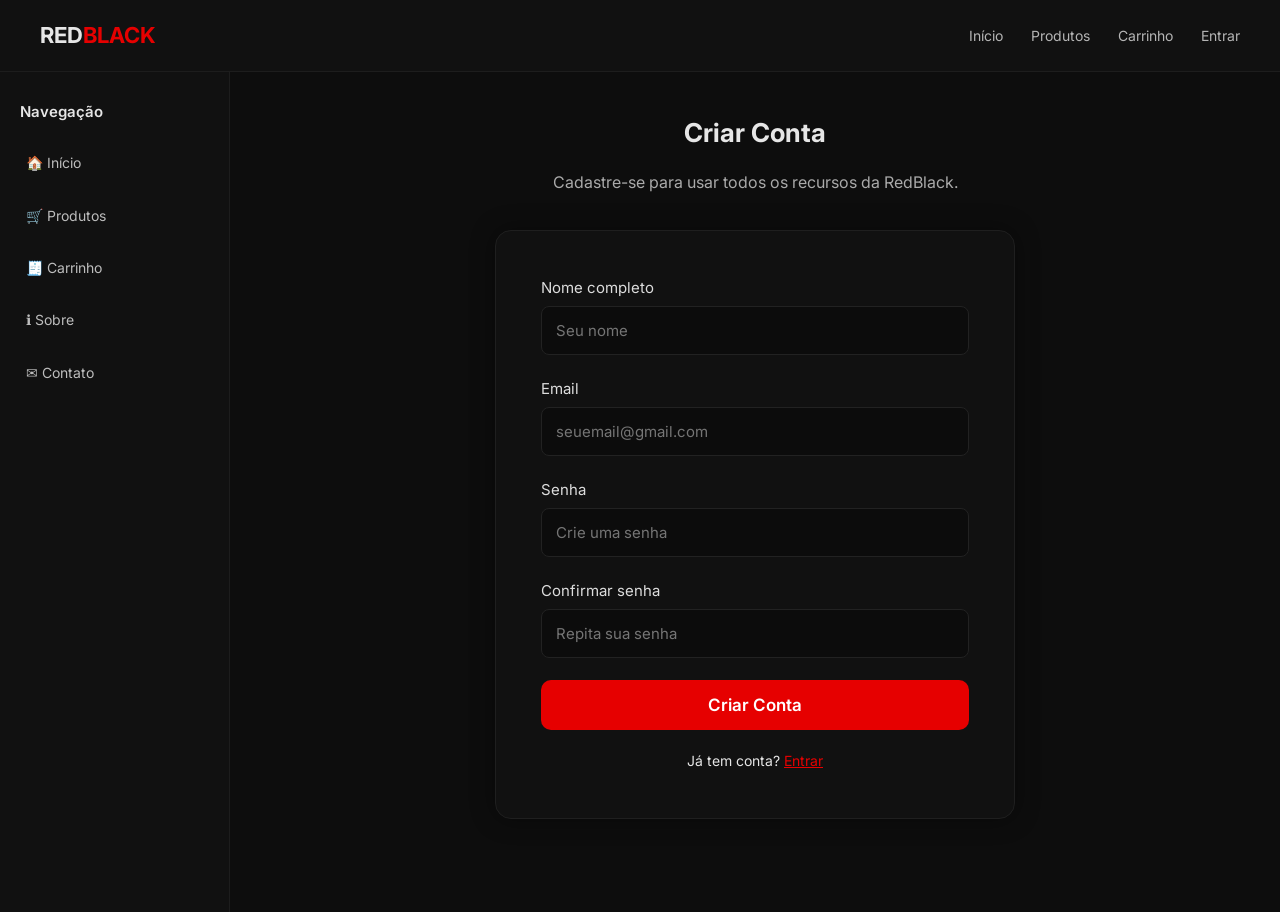
<file: cadastro.html>
<!DOCTYPE html>
<html lang="pt-br">
<head>
    <meta charset="UTF-8">
    <meta name="viewport" content="width=device-width, initial-scale=1.0">
    <title>Criar Conta • RedBlack</title>
    <link rel="stylesheet" href="css/style.css">
    <link rel="stylesheet" href="css/cadastro.css">
</head>
<body>

<header class="header">
    <div class="logo">RED<span>BLACK</span></div>

    <nav class="nav">
        <a href="index.html">Início</a>
        <a href="produtos.html">Produtos</a>
        <a href="carrinho.html">Carrinho</a>
        <a href="login.html">Entrar</a>
    </nav>
</header>

<div class="layout">

    <aside class="sidebar">
        <h2 class="side-title">Navegação</h2>

        <a class="side-link" href="index.html">🏠 Início</a>
        <a class="side-link" href="produtos.html">🛒 Produtos</a>
        <a class="side-link" href="carrinho.html">🧾 Carrinho</a>
        <a class="side-link" href="sobre.html">ℹ Sobre</a>
        <a class="side-link" href="contato.html">✉ Contato</a>
    </aside>

    <main class="main-content">

        <h1 class="page-title">Criar Conta</h1>
        <p class="page-subtitle">Cadastre-se para usar todos os recursos da RedBlack.</p>

        <!-- MENSAGENS -->
        <div id="msgErro" class="alerta" style="display:none;">
            Este e-mail já está cadastrado!
        </div>

        <div id="msgOk" class="sucesso" style="display:none;">
            Conta criada com sucesso! Você já pode fazer login.
        </div>

        <div class="cadastro-box">

            <!-- CORRIGIDO: envia para auth_cadastrar.php -->
            <form id="formCadastro" action="php/auth_cadastrar.php" method="POST">

                <label>Nome completo</label>
                <input type="text" name="nome" placeholder="Seu nome" required>

                <label>Email</label>
                <input type="email" name="email" placeholder="seuemail@gmail.com" required>

                <label>Senha</label>
                <input type="password" name="senha" id="senha1" placeholder="Crie uma senha" required>

                <label>Confirmar senha</label>
                <input type="password" id="senha2" placeholder="Repita sua senha" required>

                <button type="submit" class="cadastro-btn">Criar Conta</button>

                <p class="cadastro-alt">
                    Já tem conta? <a href="login.html">Entrar</a>
                </p>

            </form>

        </div>

    </main>

</div>

<script>
// MOSTRA MENSAGENS DO PHP
const p = new URLSearchParams(location.search);

if (p.get("erro") === "email") {
    document.getElementById("msgErro").style.display = "block";
}
if (p.get("sucesso") === "1") {
    document.getElementById("msgOk").style.display = "block";
}

// VERIFICA SENHAS IGUAIS
document.getElementById("formCadastro").addEventListener("submit", function(e) {
    const s1 = document.getElementById("senha1").value;
    const s2 = document.getElementById("senha2").value;

    if (s1 !== s2) {
        alert("As senhas não coincidem!");
        e.preventDefault();
    }
});
</script>

</body>
</html>
</file>
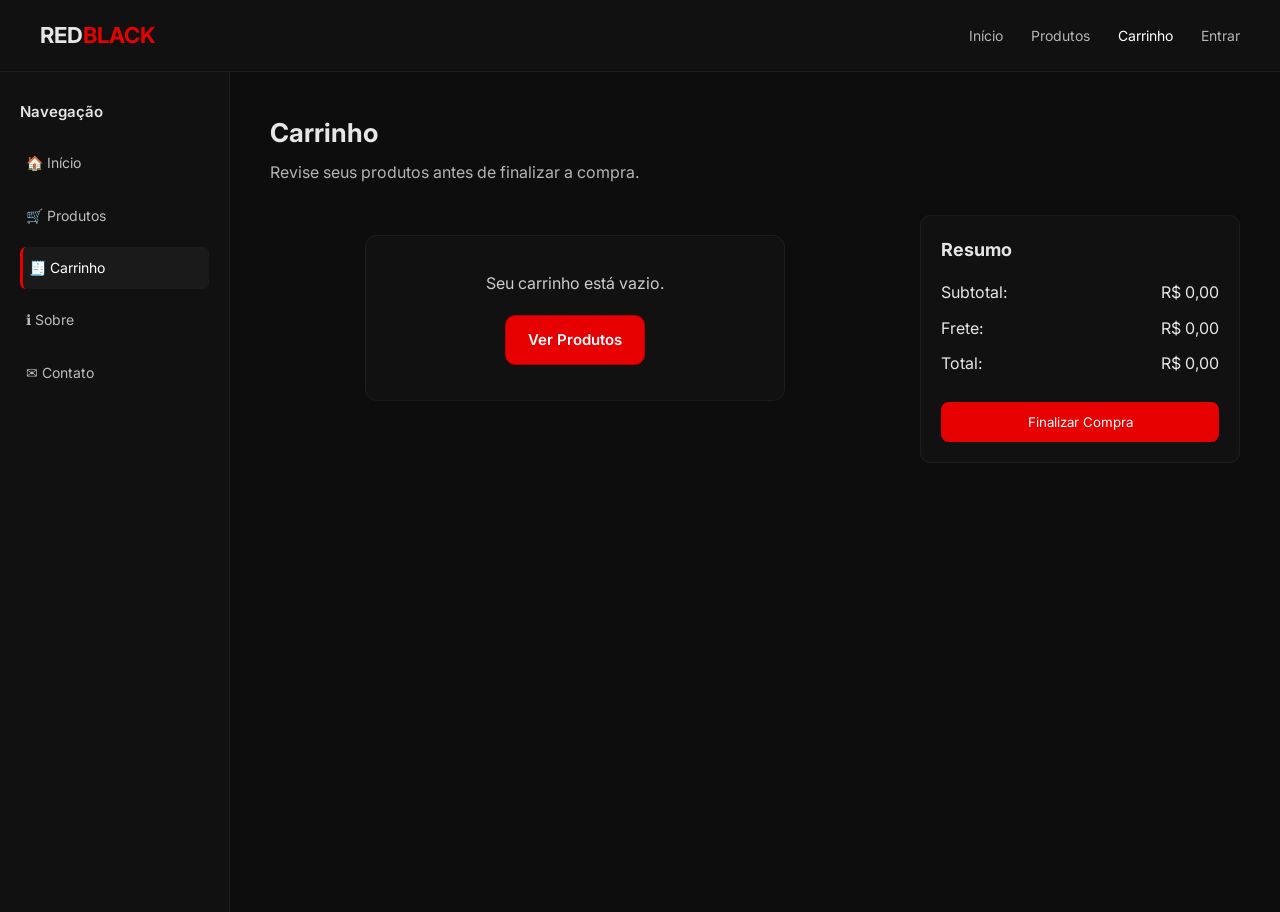
<file: carrinho.html>
<!DOCTYPE html>
<html lang="pt-br">
<head>
    <meta charset="UTF-8" />
    <meta name="viewport" content="width=device-width, initial-scale=1.0" />
    <title>Carrinho • RedBlack</title>
    <link rel="stylesheet" href="css/carrinho.css" />
    <link rel="stylesheet" href="css/style.css">
</head>
<body>

    <header class="header">
        <div class="logo">RED<span>BLACK</span></div>

        <nav class="nav">
            <a href="index.html">Início</a>
            <a href="produtos.html">Produtos</a>
            <a href="carrinho.html" class="active">Carrinho</a>
            <a href="login.html">Entrar</a>
        </nav>
    </header>

    <div class="layout">

        <aside class="sidebar">
            <h2 class="side-title">Navegação</h2>

            <a class="side-link" href="index.html">🏠 Início</a>
            <a class="side-link" href="produtos.html">🛒 Produtos</a>
            <a class="side-link active" href="carrinho.html">🧾 Carrinho</a>
            <a class="side-link" href="sobre.html">ℹ Sobre</a>
            <a class="side-link" href="contato.html">✉ Contato</a>
        </aside>

        <main class="main-content">

            <h1 class="page-title">Carrinho</h1>
            <p class="page-subtitle">Revise seus produtos antes de finalizar a compra.</p>

            <div class="carrinho-container">

                <div id="carrinhoLista" class="carrinho-lista"></div>

                <div class="carrinho-resumo">
                    <h2>Resumo</h2>

                    <div class="resumo-linha">
                        <span>Subtotal:</span>
                        <span id="subtotal">R$ 0,00</span>
                    </div>

                    <div class="resumo-linha">
                        <span>Frete:</span>
                        <span id="frete">R$ 0,00</span>
                    </div>

                    <div class="resumo-total">
                        <span>Total:</span>
                        <span id="total">R$ 0,00</span>
                    </div>

                    <button class="finalizar-btn" id="btnFinalizar" onclick="enviarFinalizacao()">Finalizar Compra</button>
                </div>

            </div>

        </main>
    </div>

<script>
function enviarFinalizacao() {
    const usuario = localStorage.getItem("usuarioLogado");

    if (!usuario) {
        alert("Você precisa estar logado para finalizar a compra!");
        window.location.href = "login.html";
        return;
    }

    const cart = JSON.parse(localStorage.getItem("redblack_cart") || "[]");

    if (cart.length === 0) {
        alert("Seu carrinho está vazio!");
        return;
    }

    const form = document.createElement("form");
    form.method = "POST";
    form.action = "php/finalizar_compra.php";

    const inputCart = document.createElement("input");
    inputCart.type = "hidden";
    inputCart.name = "cart";
    inputCart.value = JSON.stringify(cart);
    form.appendChild(inputCart);

    const u = JSON.parse(usuario);
    const inputUser = document.createElement("input");
    inputUser.type = "hidden";
    inputUser.name = "id_usuario";
    inputUser.value = u.id;
    form.appendChild(inputUser);

    document.body.appendChild(form);
    form.submit();
}
</script>

<script src="js/carrinho.js"></script>

</body>
</html>
</file>
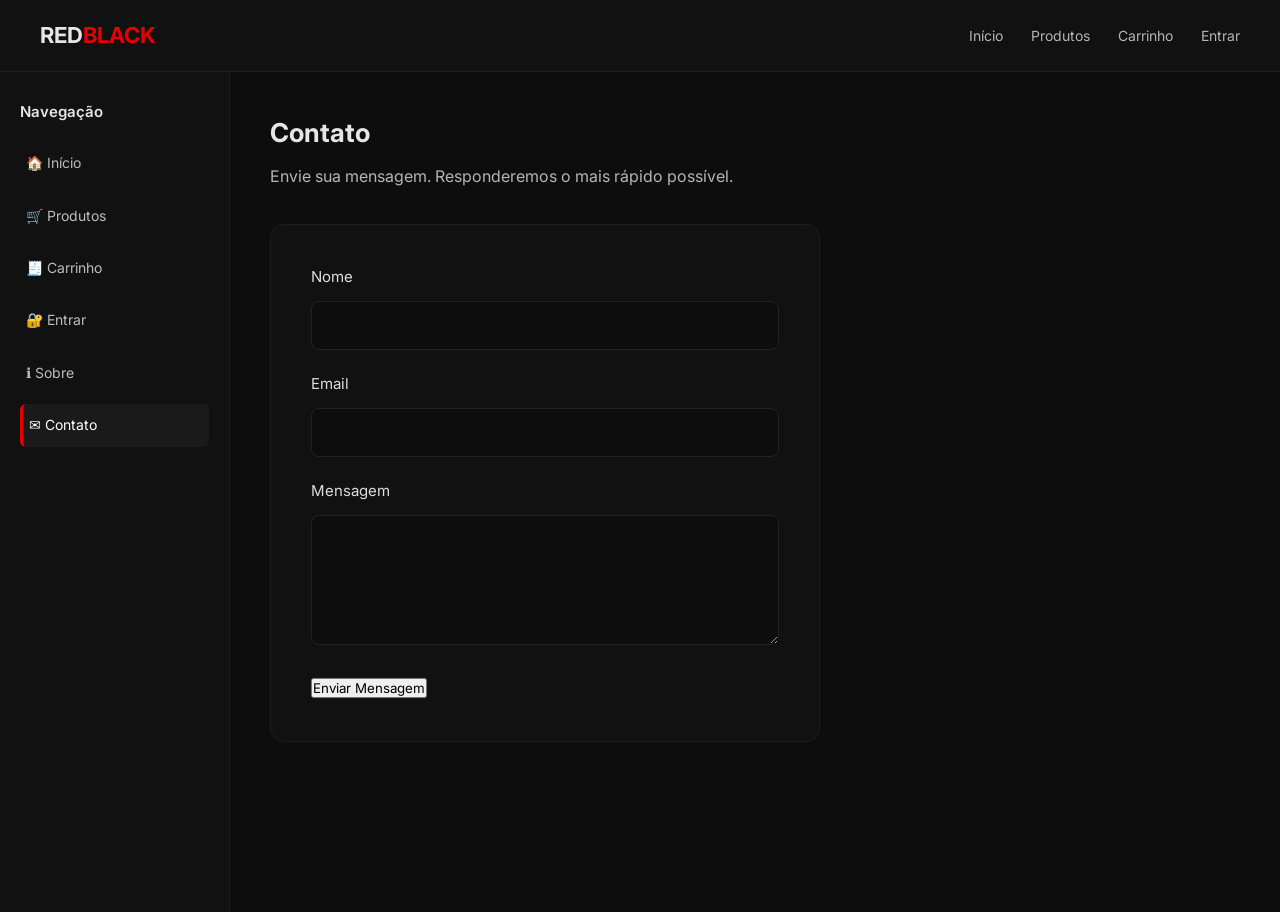
<file: contato.html>
<!DOCTYPE html>
<html lang="pt-br">
<head>
    <meta charset="UTF-8">
    <meta name="viewport" content="width=device-width, initial-scale=1.0">
    <title>Contato • RedBlack</title>
    <link rel="stylesheet" href="css/contato.css">
    <link rel="stylesheet" href="css/style.css"> <!-- opcional -->

</head>
<body>

    <!-- HEADER -->
    <header class="header">
        <div class="logo">RED<span>BLACK</span></div>

        <nav class="nav">
            <a href="index.html">Início</a>
            <a href="produtos.html">Produtos</a>
            <a href="carrinho.html">Carrinho</a>
            <a href="login.html">Entrar</a>
        </nav>
    </header>

    <div class="layout">

        <!-- SIDEBAR -->
        <aside class="sidebar">
            <h2 class="side-title">Navegação</h2>

            <a class="side-link" href="index.html">🏠 Início</a>
            <a class="side-link" href="produtos.html">🛒 Produtos</a>
            <a class="side-link" href="carrinho.html">🧾 Carrinho</a>
            <a class="side-link" href="login.html">🔐 Entrar</a>
            <a class="side-link" href="sobre.html">ℹ Sobre</a>
            <a class="side-link active" href="contato.html">✉ Contato</a>
        </aside>

        <!-- CONTATO -->
        <main class="main-content">

            <h1 class="page-title">Contato</h1>
            <p class="page-subtitle">
                Envie sua mensagem. Responderemos o mais rápido possível.
            </p>

            <div class="contato-box">

               <form class="contato-form" action="php/salvar_contato.php" method="POST">
                    <label>Nome</label>
                     <input type="text" name="nome" required />

                    <label>Email</label>
                    <input type="email" name="email" required />

                    <label>Mensagem</label>
                    <textarea name="mensagem" rows="5" required></textarea>

                      <button class="btn-contato" type="submit">Enviar Mensagem</button>
                </form>


            </div>

            <div class="msg-sucesso" id="msgSucesso" style="display:none;">
                Mensagem enviada com sucesso! ✔️
            </div>

            <script>
                const url = new URLSearchParams(window.location.search);
                if (url.get("sucesso") == "1") {
                 document.getElementById("msgSucesso").style.display = "block";
                }
            </script>


        </main>

    </div>

    <script>
        // Mensagem simples
        document.getElementById("contatoForm").addEventListener("submit", e => {
            e.preventDefault();
            alert("Mensagem enviada com sucesso!");
            e.target.reset();
        });
    </script>

</body>
</html>
</file>
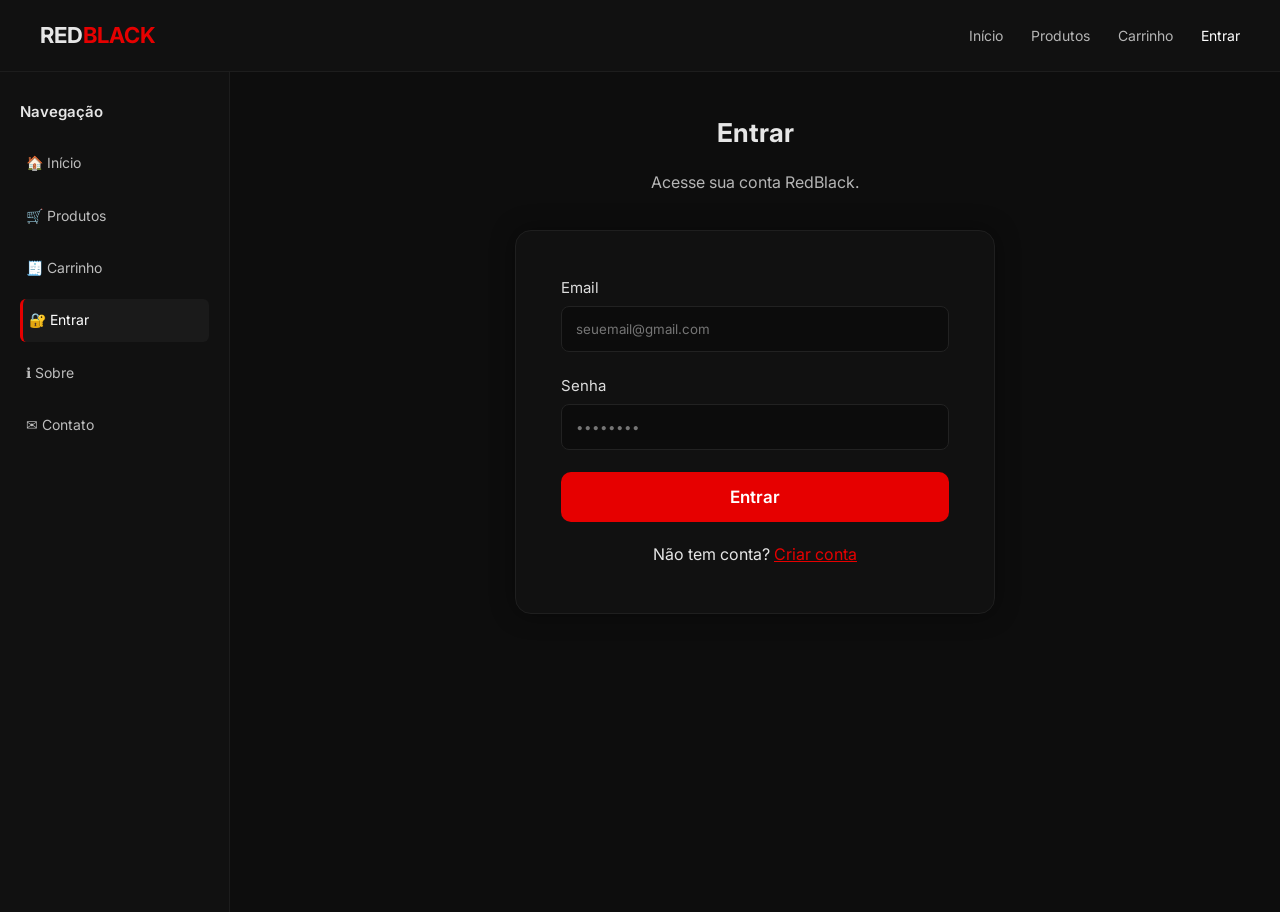
<file: login.html>
<!DOCTYPE html>
<html lang="pt-br">
<head>
    <meta charset="UTF-8">
    <meta name="viewport" content="width=device-width, initial-scale=1.0">
    <title>Entrar • RedBlack</title>
    <link rel="stylesheet" href="css/login.css">
    <link rel="stylesheet" href="css/style.css">
</head>
<body>

<header class="header">
    <div class="logo">RED<span>BLACK</span></div>

    <nav class="nav">
        <a href="index.html">Início</a>
        <a href="produtos.html">Produtos</a>
        <a href="carrinho.html">Carrinho</a>
        <a href="login.html" class="active">Entrar</a>
    </nav>
</header>

<div class="layout">

    <aside class="sidebar">
        <h2 class="side-title">Navegação</h2>

        <a class="side-link" href="index.html">🏠 Início</a>
        <a class="side-link" href="produtos.html">🛒 Produtos</a>
        <a class="side-link" href="carrinho.html">🧾 Carrinho</a>
        <a class="side-link active" href="login.html">🔐 Entrar</a>
        <a class="side-link" href="sobre.html">ℹ Sobre</a>
        <a class="side-link" href="contato.html">✉ Contato</a>
    </aside>

    <main class="main-content">

        <h1 class="page-title">Entrar</h1>
        <p class="page-subtitle">Acesse sua conta RedBlack.</p>

        <!-- MENSAGENS DE ERRO/SUCESSO -->
        <div id="msgErro" class="alerta" style="display:none;">
            Email ou senha incorretos!
        </div>

        <div id="msgLogout" class="sucesso" style="display:none;">
            Sessão finalizada com sucesso.
        </div>

        <div class="login-box">

            <form class="login-form" action="php/auth_login.php" method="POST">

                <label>Email</label>
                <input type="email" name="email" placeholder="seuemail@gmail.com" required>

                <label>Senha</label>
                <input type="password" name="senha" placeholder="••••••••" required>

                <button class="login-btn" type="submit">Entrar</button>

                <p class="login-alt">
                    Não tem conta?
                    <a href="cadastro.html">Criar conta</a>
                </p>

            </form>

        </div>

    </main>

</div>

<script>
const p = new URLSearchParams(location.search);

if (p.get("erro") === "1") {
    document.getElementById("msgErro").style.display = "block";
}

if (p.get("logout") === "1") {
    document.getElementById("msgLogout").style.display = "block";
}
</script>

</body>
</html>
</file>
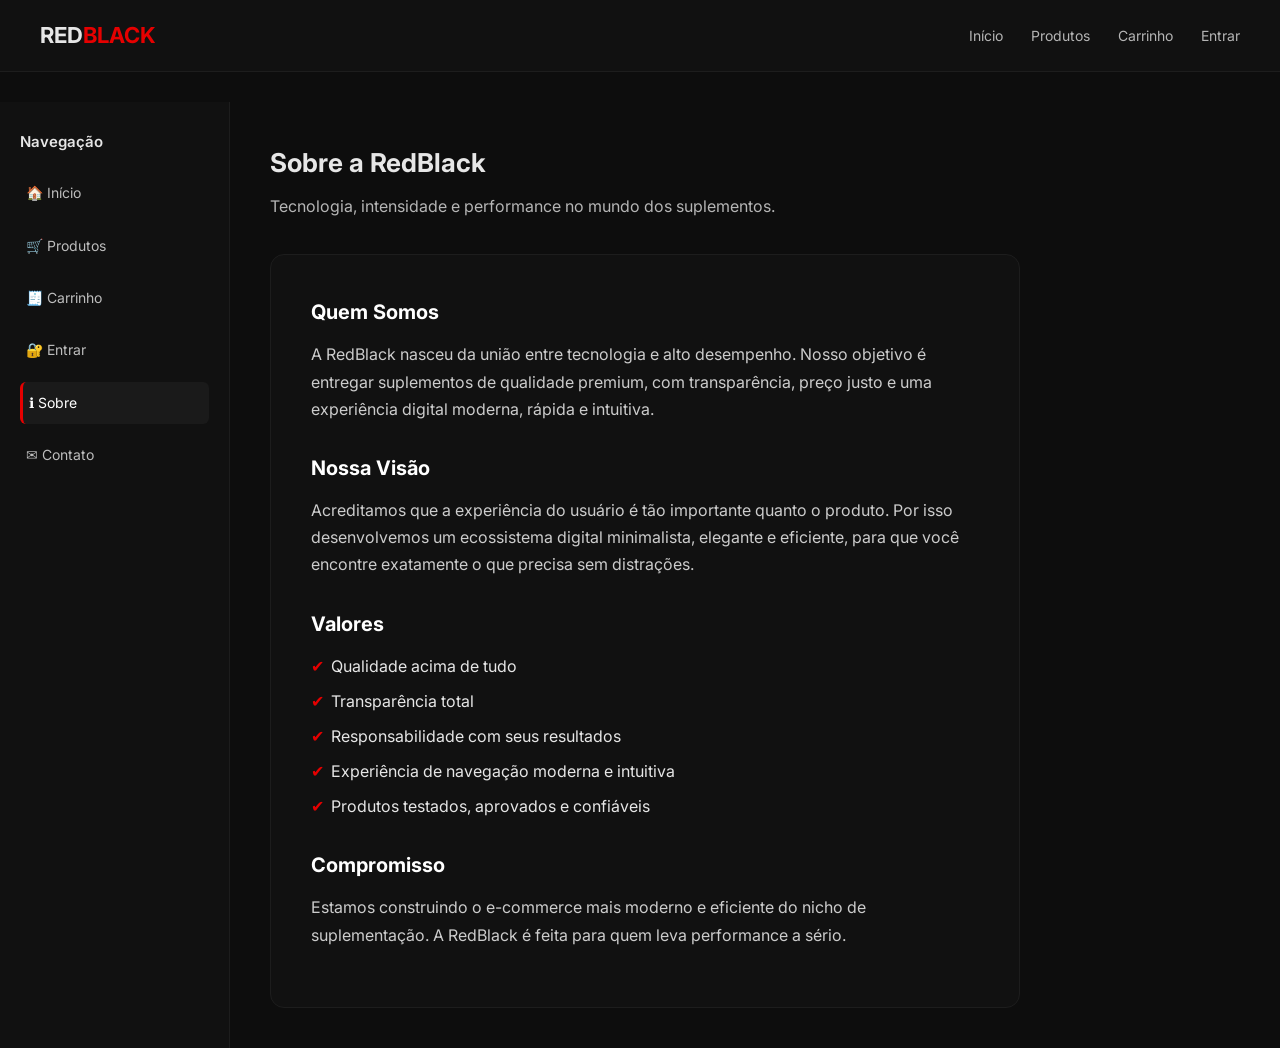
<file: sobre.html>
<!DOCTYPE html>
<html lang="pt-br">
<head>
    <meta charset="UTF-8">
    <meta name="viewport" content="width=device-width, initial-scale=1.0">
    <title>Sobre • RedBlack</title>
    <link rel="stylesheet" href="css/sobre.css">
    <link rel="stylesheet" href="css/style.css"> <!-- opcional -->

</head>
<body>

    <!-- HEADER -->
    <header class="header">
        <div class="logo">RED<span>BLACK</span></div>

        <nav class="nav">
            <a href="index.html">Início</a>
            <a href="produtos.html">Produtos</a>
            <a href="carrinho.html">Carrinho</a>
            <a href="login.html">Entrar</a>
        </nav>
    </header>

    <div class="layout">

        <!-- SIDEBAR -->
        <aside class="sidebar">
            <h2 class="side-title">Navegação</h2>

            <a class="side-link" href="index.html">🏠 Início</a>
            <a class="side-link" href="produtos.html">🛒 Produtos</a>
            <a class="side-link" href="carrinho.html">🧾 Carrinho</a>
            <a class="side-link" href="login.html">🔐 Entrar</a>
            <a class="side-link active" href="sobre.html">ℹ Sobre</a>
            <a class="side-link" href="contato.html">✉ Contato</a>
        </aside>

        <!-- SOBRE -->
        <main class="main-content">

            <h1 class="page-title">Sobre a RedBlack</h1>
            <p class="page-subtitle">Tecnologia, intensidade e performance no mundo dos suplementos.</p>

            <section class="sobre-box">

                <h2 class="sobre-title">Quem Somos</h2>
                <p class="sobre-text">
                    A RedBlack nasceu da união entre tecnologia e alto desempenho.  
                    Nosso objetivo é entregar suplementos de qualidade premium, com transparência,
                    preço justo e uma experiência digital moderna, rápida e intuitiva.
                </p>

                <h2 class="sobre-title">Nossa Visão</h2>
                <p class="sobre-text">
                    Acreditamos que a experiência do usuário é tão importante quanto o produto.
                    Por isso desenvolvemos um ecossistema digital minimalista, elegante e eficiente,
                    para que você encontre exatamente o que precisa sem distrações.
                </p>

                <h2 class="sobre-title">Valores</h2>
                <ul class="sobre-lista">
                    <li>Qualidade acima de tudo</li>
                    <li>Transparência total</li>
                    <li>Responsabilidade com seus resultados</li>
                    <li>Experiência de navegação moderna e intuitiva</li>
                    <li>Produtos testados, aprovados e confiáveis</li>
                </ul>

                <h2 class="sobre-title">Compromisso</h2>
                <p class="sobre-text">
                    Estamos construindo o e-commerce mais moderno e eficiente do nicho de suplementação.
                    A RedBlack é feita para quem leva performance a sério.
                </p>

            </section>

        </main>

    </div>

</body>
</html>
</file>
<file: css/style.css>
@import url('https://fonts.googleapis.com/css2?family=Inter:wght@300;400;500;600;700&display=swap');

* {
    margin: 0;
    padding: 0;
    box-sizing: border-box;
    font-family: "Inter", sans-serif;
}

body {
    background: #0d0d0d;
    color: #e6e6e6;
    line-height: 1.6;
}

/* ------------------ HEADER ------------------ */
.header {
    background: #111;
    border-bottom: 1px solid #1d1d1d;
    padding: 18px 40px;
    display: flex;
    justify-content: space-between;
    align-items: center;
    position: sticky;
    top: 0;
    z-index: 10;
}

.logo {
    font-size: 22px;
    font-weight: 700;
}
.logo span {
    color: #e60000;
}

.nav a {
    margin-left: 24px;
    color: #b5b5b5;
    text-decoration: none;
    font-size: 14px;
    transition: 0.2s;
}
.nav a:hover,
.nav .active {
    color: #fff;
}

/* ------------------ LAYOUT ------------------ */
.layout {
    display: grid;
    grid-template-columns: 230px 1fr;
    min-height: calc(100vh - 60px);
}

/* ------------------ SIDEBAR ------------------ */
.sidebar {
    background: #111;
    border-right: 1px solid #1d1d1d;
    height: 100%;
    padding: 28px 20px;
    position: sticky;
    top: 60px;
}

.side-title {
    font-size: 15px;
    font-weight: 600;
    margin-bottom: 18px;
}

.side-link {
    display: block;
    padding: 10px 6px;
    margin-bottom: 10px;
    text-decoration: none;
    font-size: 14px;
    color: #bdbdbd;
    border-radius: 6px;
    transition: .25s;
}
.side-link:hover {
    background: #1a1a1a;
    color: #fff;
}
.side-link.active {
    background: #1a1a1a;
    border-left: 3px solid #e60000;
    color: #fff;
}

.side-input {
    width: 100%;
    padding: 10px;
    background: #111;
    border: 1px solid #222;
    border-radius: 6px;
    color: #eee;
    margin-bottom: 10px;
    transition: .2s;
}
.side-input:focus {
    border-color: #e60000;
}

/* ------------------ MAIN ------------------ */
.main-content {
    padding: 40px;
}

.page-title {
    font-size: 26px;
    font-weight: 700;
}

.page-subtitle {
    margin-top: 6px;
    color: #b5b5b5;
}

/* ------------------ CATEGORIAS INDEX ------------------ */
.categorias-grid {
    margin-top: 25px;
    display: grid;
    grid-template-columns: repeat(auto-fit, minmax(140px, 1fr));
    gap: 18px;
}

.categoria-card {
    background: #111;
    padding: 14px;
    border-radius: 8px;
    border: 1px solid #1c1c1c;
    text-align: center;
    color: #dcdcdc;
    text-decoration: none;
    font-size: 14px;
    transition: .25s;
}
.categoria-card:hover {
    border-color: #e60000;
    color: #fff;
}

/* ===================================================== */
/* BANNER DARK PREMIUM COM GLOW VERMELHO NO HOVER        */
/* ===================================================== */

.banner-central {
    width: 100%;
    margin: 55px 0;
    display: flex;
    justify-content: center;
}

.banner-central img {
    width: 100%;
    max-width: 1350px;
    height: 380px;
    border-radius: 14px;
    object-fit: cover;
    transition: .35s ease;
    border: 1px solid #1a1a1a;
    box-shadow: 0 0 0 rgba(255,0,0,0); /* início sem glow */
}

/* HOVER COM LUZ VERMELHA AO REDOR */
.banner-central img:hover {
    transform: scale(1.02);
    box-shadow: 
        0 0 22px rgba(255,0,0,0.45),
        0 0 48px rgba(255,0,0,0.20);
    border-color: #e60000;
}


/* ------------------ ANIMAÇÃO ------------------ */
@keyframes fadeUp {
    from { opacity: 0; transform: translateY(8px); }
    to { opacity: 1; transform: translateY(0); }
}

/* ------------------ RESPONSIVO ------------------ */
@media (max-width: 900px) {
    .layout { grid-template-columns: 1fr; }
    .sidebar { display: none; }
}
</file>
<file: css/cadastro.css>
/*CADASTRO */

.main-content {
    padding: 40px;
    display: flex;
    flex-direction: column;
    align-items: center;
}

/* Títulos */
.page-title {
    margin-bottom: 10px;
}

.page-subtitle {
    margin-bottom: 35px;
    color: #aaa;
}

/* CAIXA CENTRAL */
.cadastro-box {
    background: #111;
    padding: 45px;
    border-radius: 16px;
    border: 1px solid #1f1f1f;
    width: 100%;
    max-width: 520px;
    box-shadow: 0 0 25px rgba(0, 0, 0, 0.4);
}

/* LABELS */
.cadastro-box label {
    display: block;
    font-size: 15px;
    color: #ddd;
    margin-bottom: 6px;
}

/* CAMPOS */
.cadastro-box input {
    width: 100%;
    padding: 14px;
    margin-bottom: 22px;
    background: #0c0c0c;
    border: 1px solid #222;
    border-radius: 8px;
    color: #fff;
    font-size: 15px;
}

.cadastro-box input:focus {
    border-color: #e60000;
    outline: none;
}

/* BOTÃO */
.cadastro-btn {
    width: 100%;
    padding: 15px;
    background: #e60000;
    border: none;
    border-radius: 10px;
    color: #fff;
    font-size: 17px;
    font-weight: 600;
    cursor: pointer;
    transition: 0.2s;
}

.cadastro-btn:hover {
    background: #ff1a1a;
}

/* LINK FINAL */
.cadastro-alt {
    margin-top: 20px;
    text-align: center;
    font-size: 14px;
}

.cadastro-alt a {
    color: #e60000;
}

.alerta, .sucesso {
    width: 100%;
    max-width: 520px;
    padding: 15px;
    margin-bottom: 20px;
    border-radius: 8px;
    text-align: center;
    font-weight: 600;
}

.alerta {
    background: #3d0000;
    color: #ffb3b3;
    border: 1px solid #e60000;
}

.sucesso {
    background: #003d00;
    color: #b3ffb3;
    border: 1px solid #00c400;
}
</file>
<file: css/carrinho.css>
.carrinho-container {
    margin-top: 30px;
    display: flex;
    gap: 40px;
    flex-wrap: wrap;
}

.carrinho-lista {
    flex: 1;
    min-width: 400px;
}

.carrinho-item {
    background: #111;
    border: 1px solid #1d1d1d;
    border-radius: 10px;
    padding: 18px;
    margin-bottom: 16px;
    display: flex;
    gap: 20px;
}

.carrinho-item img {
    width: 95px;
    height: 95px;
    object-fit: contain;
}

.carrinho-info { flex: 1; }

.remove-btn {
    background: #181818;
    border: 1px solid #333;
    padding: 7px 11px;
    border-radius: 6px;
    color: #ccc;
    cursor: pointer;
    font-size: 13px;
}
.remove-btn:hover {
    border-color: #e60000;
    color: #fff;
}

.carrinho-resumo {
    width: 320px;
    background: #111;
    border: 1px solid #1d1d1d;
    padding: 20px;
    border-radius: 10px;
}

.carrinho-resumo h2 {
    font-size: 18px;
    margin-bottom: 15px;
}

.resumo-linha,
.resumo-total {
    display: flex;
    justify-content: space-between;
    margin-bottom: 10px;
}

.finalizar-btn {
    width: 100%;
    padding: 12px;
    margin-top: 15px;
    background: #e60000;
    border: none;
    border-radius: 8px;
    color: #fff;
    cursor: pointer;
}
.finalizar-btn:hover {
    background: #ff1a1a;
}

/* POPUP DE COMPRA FINALIZADA */
.compra-popup {
    position: fixed;
    top: 0;
    left: 0;
    width: 100%;
    height: 100%;
    background: rgba(0,0,0,0.8);
    display: flex;
    justify-content: center;
    align-items: center;
    z-index: 99999;
}

.compra-caixa {
    background: #111;
    border: 1px solid #e60000;
    padding: 30px;
    border-radius: 12px;
    text-align: center;
    width: 330px;
    box-shadow: 0 0 20px rgba(255,0,0,0.4);
}

.compra-caixa h2 {
    color: #e60000;
    margin-bottom: 10px;
}

.compra-caixa p {
    margin-bottom: 20px;
    color: #ddd;
}

#fecharPopup {
    background: #e60000;
    border: none;
    padding: 10px 20px;
    color: #fff;
    border-radius: 8px;
    cursor: pointer;
}

#fecharPopup:hover {
    background: #ff1a1a;
}

/* --- Carrinho vazio estilizado --- */
.carrinho-vazio {
    background: #111;
    border: 1px solid #1d1d1d;
    padding: 35px;
    border-radius: 12px;
    text-align: center;
    max-width: 420px;
    margin: 20px auto;
}

.carrinho-vazio p {
    font-size: 16px;
    color: #ccc;
    margin-bottom: 18px;
}

/* --- Botão bonito "Ver Produtos" --- */
.btn-ver-produtos {
    display: inline-block;
    padding: 12px 22px;
    background: #e60000;
    color: #fff;
    border-radius: 10px;
    font-weight: 600;
    text-decoration: none;
    border: 1px solid #b30000;
    transition: 0.2s;
    font-size: 15px;
}

.btn-ver-produtos:hover {
    background: #ff1a1a;
    box-shadow: 0 0 12px rgba(255, 0, 0, 0.5);
    border-color: #ff3333;
}
</file>
<file: css/contato.css>
/*CONTATO */

.main-content {
    padding: 40px;
}

/* Título */
.page-title {
    margin-bottom: 10px;
}

.page-subtitle {
    margin-bottom: 35px;
    color: #999;
}

/* CAIXA PRINCIPAL */
.contato-box {
    background: #111;
    border: 1px solid #1d1d1d;
    border-radius: 14px;
    padding: 40px;                /* mais espaçamento */
    max-width: 550px;             /* mais larga */
    line-height: 1.6;
}

/* FORM */
.contato-form label {
    font-size: 15px;
    margin-bottom: 6px;
    display: block;
    color: #ddd;
}

.contato-form input,
.contato-form textarea {
    width: 100%;
    padding: 14px;
    margin-top: 6px;
    margin-bottom: 22px;          /* mais espaço entre campos */
    background: #0d0d0d;
    border: 1px solid #222;
    border-radius: 8px;
    color: #fff;
    font-size: 15px;
}

.contato-form textarea {
    resize: vertical;
    min-height: 130px;
}


/* BOTÃO */
.contato-btn {
    width: 100%;
    padding: 16px;
    background: linear-gradient(90deg, #e60000, #b30000);
    border: none;
    border-radius: 12px;
    font-size: 16px;
    font-weight: 700;
    color: #fff;
    cursor: pointer;
    margin-top: 10px;
    letter-spacing: 0.5px;
    box-shadow: 0 4px 14px rgba(230, 0, 0, 0.35);
    transition: 0.25s ease;
}

.contato-btn:hover {
    background: linear-gradient(90deg, #ff1a1a, #cc0000);
    box-shadow: 0 6px 18px rgba(255, 0, 0, 0.45);
    transform: translateY(-2px);
}

.contato-btn:active {
    transform: translateY(0px);
    box-shadow: 0 3px 10px rgba(255, 0, 0, 0.3);
}
</file>
<file: css/login.css>
/*LOGIN  */

.main-content {
    padding: 40px;
    display: flex;
    flex-direction: column;
    align-items: center;
}

.page-title {
    margin-bottom: 10px;
}

.page-subtitle {
    margin-bottom: 35px;
    color: #aaa;
}

/* CARD */
.login-box {
    background: #111;
    padding: 45px;
    border-radius: 16px;
    border: 1px solid #1f1f1f;
    width: 100%;
    max-width: 480px;
    box-shadow: 0 0 25px rgba(0, 0, 0, 0.4);
}

/* LABEL */
.login-box label {
    display: block;
    color: #ddd;
    font-size: 15px;
    margin-bottom: 6px;
}

/* CAMPOS */
.login-box input {
    width: 100%;
    padding: 14px;
    margin-bottom: 22px;
    background: #0c0c0c;
    border: 1px solid #222;
    border-radius: 8px;
    color: #fff;
}

.login-box input:focus {
    border-color: #e60000;
    outline: none;
}

/* BOTÃO */
.login-btn {
    width: 100%;
    padding: 15px;
    background: #e60000;
    border: none;
    border-radius: 10px;
    color: #fff;
    font-size: 17px;
    font-weight: 600;
    cursor: pointer;
}

.login-btn:hover {
    background: #ff1a1a;
}

/* LINKS */
.login-alt {
    margin-top: 20px;
    text-align: center;
}

.login-alt a {
    color: #e60000;
}

/* ALERTAS */
.alerta, .sucesso {
    width: 100%;
    max-width: 480px;
    padding: 15px;
    margin-bottom: 20px;
    border-radius: 8px;
    text-align: center;
    font-weight: 600;
}

.alerta {
    background: #3d0000;
    color: #ffb3b3;
    border: 1px solid #e60000;
}

.sucesso {
    background: #003d00;
    color: #b3ffb3;
    border: 1px solid #00c400;
}
</file>
<file: css/sobre.css>
/*SOBRE */

.main-content {
    padding: 40px;
}

/* Título */
.page-title {
    margin-bottom: 10px;
}

.page-subtitle {
    margin-bottom: 35px;
    color: #999;
}

/* CARD PRINCIPAL */
.sobre-box {
    background: #111;
    border: 1px solid #1d1d1d;
    border-radius: 14px;
    padding: 40px;
    max-width: 750px;
    line-height: 1.7;
    font-size: 16px;
}

/* TÍTULOS INTERNOS */
.sobre-box h2 {
    margin-top: 28px;
    margin-bottom: 12px;
    font-size: 20px;
    color: #fff;
}

/* PRIMEIRO TÍTULO COM MAIS ESPAÇO */
.sobre-box h2:first-of-type {
    margin-top: 0;
}

/* LISTA DE VALORES */
.sobre-box ul {
    list-style: none;
    padding-left: 0;
    margin-top: 12px;
}

.sobre-box ul li {
    margin-bottom: 8px;
    padding-left: 20px;
    position: relative;
}

.sobre-box ul li::before {
    content: "✔";
    position: absolute;
    left: 0;
    color: #e60000;
}

/* Melhorar leitura de parágrafos */
.sobre-box p {
    margin-bottom: 18px;
    color: #ccc;
}

/* MAIOR RESPIRO NAS LATERAIS */
.layout {
    margin-top: 30px;
}
</file>
